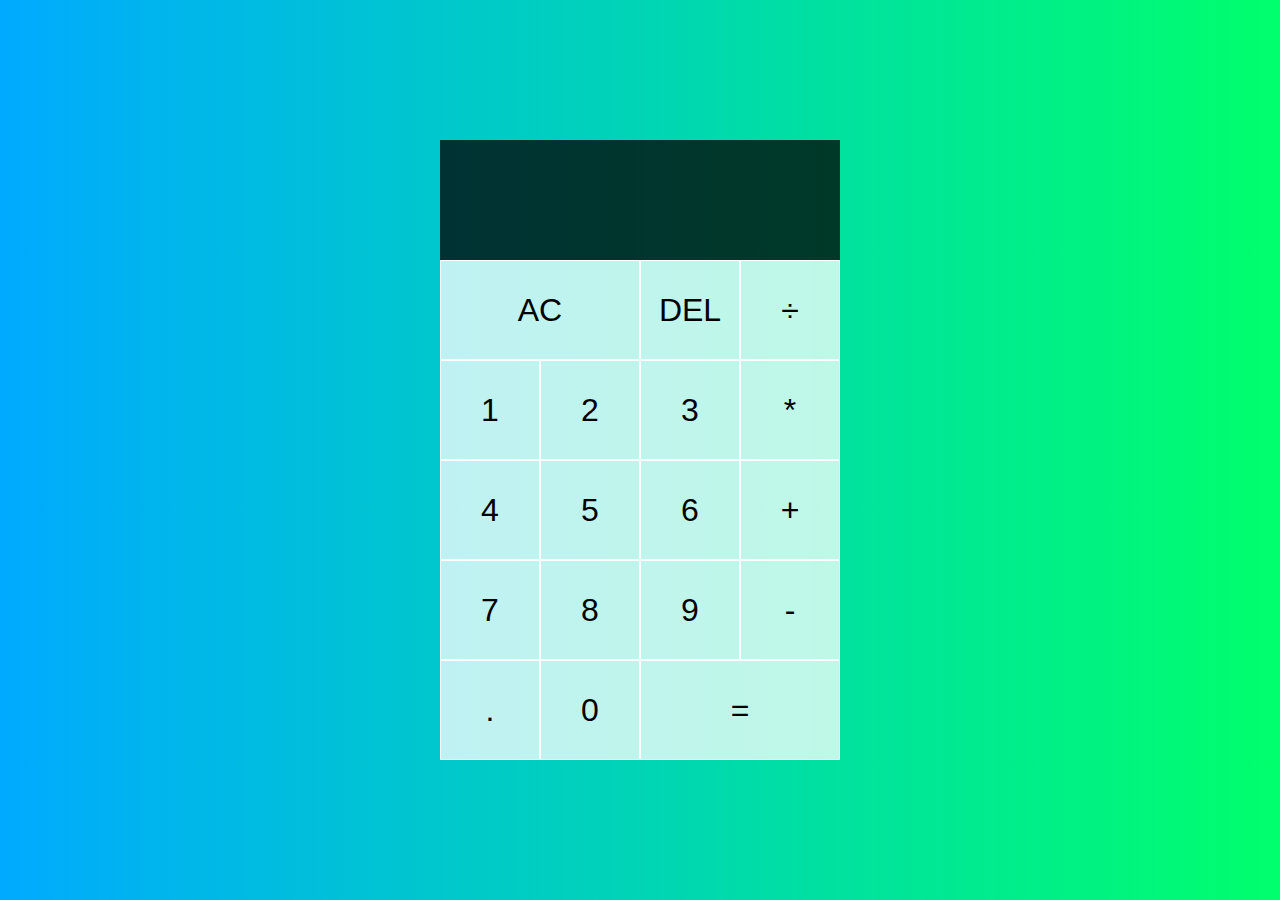
<file: learn-projects/calculator/index.html>
<!DOCTYPE html>
<html lang="en">
  <head>
    <meta charset="UTF-8" />
    <meta name="viewport" content="width=device-width, initial-scale=1.0" />
    <meta http-equiv="X-UA-Compatible" content="ie=edge" />
    <title>Calculator</title>
    <link
      rel="icon"
      href="https://cdn-icons-png.flaticon.com/512/2374/2374370.png"
    />
    <link href="style.css" rel="stylesheet" />
    <script src="script.js" defer></script>
  </head>
  <body>
    <div class="calculator-grid">
      <div class="output" data-output>
        <div class="previous-operand" data-previous-operand></div>
        <div class="current-operand" data-current-operand></div>
      </div>
      <button data-all-clear class="span-two">AC</button>
      <button data-delete>DEL</button>
      <button data-operation>÷</button>
      <button data-number>1</button>
      <button data-number>2</button>
      <button data-number>3</button>
      <button data-operation>*</button>
      <button data-number>4</button>
      <button data-number>5</button>
      <button data-number>6</button>
      <button data-operation>+</button>
      <button data-number>7</button>
      <button data-number>8</button>
      <button data-number>9</button>
      <button data-operation>-</button>
      <button data-number>.</button>
      <button data-number>0</button>
      <button data-equals class="span-two">=</button>
    </div>
  </body>
</html>
</file>
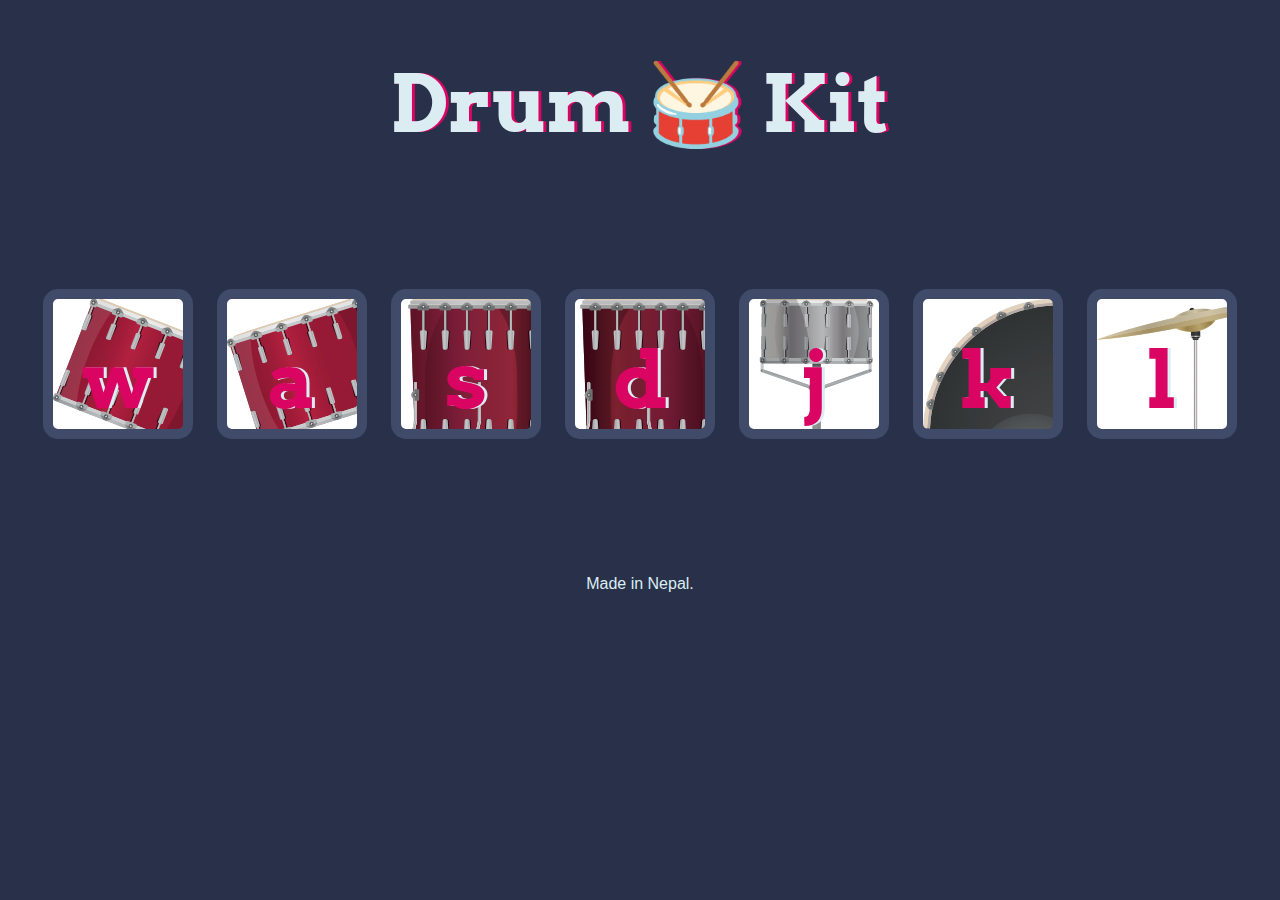
<file: learn-projects/drum-game/index.html>
<!DOCTYPE html>
<html lang="en" dir="ltr">
  <head>
    <meta charset="utf-8" />
    <title>Drum Kit</title>
    <link
      rel="icon"
      href="https://cdn-icons-png.flaticon.com/512/2972/2972066.png"
    />
    <link rel="stylesheet" href="styles.css" />
    <link
      href="https://fonts.googleapis.com/css?family=Arvo"
      rel="stylesheet"
    />
  </head>

  <body>
    <h1 id="title">Drum 🥁 Kit</h1>
    <div class="set">
      <button class="w drum">w</button>
      <button class="a drum">a</button>
      <button class="s drum">s</button>
      <button class="d drum">d</button>
      <button class="j drum">j</button>
      <button class="k drum">k</button>
      <button class="l drum">l</button>
    </div>

    <footer>Made in Nepal.</footer>
    <script src="index.js" charset="urf-8"></script>
  </body>
</html>
</file>
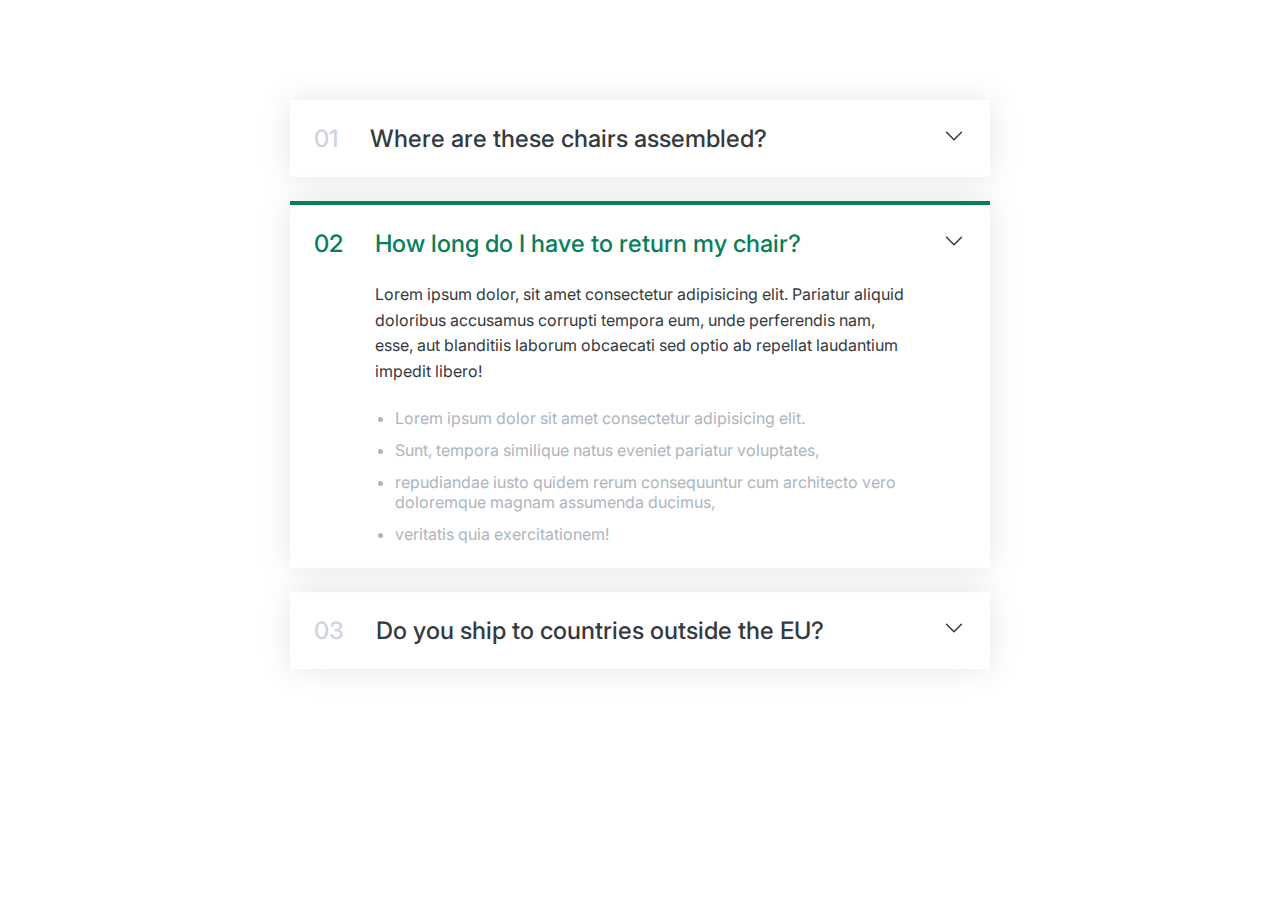
<file: learn-projects/accordion/accordion.html>
<!DOCTYPE html>
<html lang="en">
  <head>
    <meta charset="UTF-8" />
    <meta http-equiv="X-UA-Compatible" content="IE=edge" />
    <meta name="viewport" content="width=device-width, initial-scale=1.0" />
    <title>Accordion</title>
    <link
      href="https://fonts.googleapis.com/css2?family=Inter:wght@400;500;700&display=swap"
      rel="stylesheet"
    />

    <style>
      /*
          SPACING SYSTEM (px)
           2 / 4 / 8 / 12 / 16 / 24 / 32 / 48 / 64 / 80 / 96 / 128

          FONT SIZE SYSTEM (px)
          10 / 12 / 14 / 16 / 18 / 20 / 24 / 30 / 36 / 44 / 52 / 62 / 74 / 86 / 98
           */

      * {
        margin: 0;
        padding: 0;
        box-sizing: border-box;
      }

      body {
        font-family: "Inter", sans-serif;
        color: #343a40;
      }

      .accordion {
        width: 700px;
        margin: 100px auto;
        display: flex;
        flex-direction: column;
        gap: 24px;
      }

      .item {
        box-shadow: 0 0 32px rgba(0, 0, 0, 0.1);
        padding: 24px;
        display: grid;
        grid-template-columns: auto 1fr auto;
        column-gap: 32px;
        row-gap: 24px;
      }
      .number,
      .text {
        font-size: 24px;
        /* color: #087f5b; */
        font-weight: 500;
      }

      .number {
        color: #ced4da;
      }

      .icon {
        width: 24px;
        height: 24px;
      }

      .hidden-box p {
        line-height: 1.6;
        margin-bottom: 24px;
      }

      .hidden-box ul {
        color: #adb5bd;
        margin-left: 20px;
        display: flex;
        flex-direction: column;
        gap: 12px;
      }

      .hidden-box {
        grid-column: 2;
        display: none;
      }

      .open {
        border-top: 4px solid #087f5b;
      }

      .open .number,
      .open .text {
        color: #087f5b;
      }

      .open .hidden-box {
        display: block;
      }
    </style>
  </head>
  <body>
    <div class="accordion">
      <div class="item">
        <p class="number">01</p>
        <p class="text">Where are these chairs assembled?</p>
        <svg
          xmlns="http://www.w3.org/2000/svg"
          fill="none"
          viewBox="0 0 24 24"
          stroke-width="1.5"
          stroke="currentColor"
          class="icon"
        >
          <path
            stroke-linecap="round"
            stroke-linejoin="round"
            d="M19.5 8.25l-7.5 7.5-7.5-7.5"
          />
        </svg>
        <div class="hidden-box">
          <p>
            Lorem ipsum dolor, sit amet consectetur adipisicing elit. Pariatur
            aliquid doloribus accusamus corrupti tempora eum, unde perferendis
            nam, esse, aut blanditiis laborum obcaecati sed optio ab repellat
            laudantium impedit libero!
          </p>
          <ul>
            <li>Lorem ipsum dolor sit amet consectetur adipisicing elit.</li>
            <li>Sunt, tempora similique natus eveniet pariatur voluptates,</li>
            <li>
              repudiandae iusto quidem rerum consequuntur cum architecto vero
              doloremque magnam assumenda ducimus,
            </li>
            <li>veritatis quia exercitationem!</li>
          </ul>
        </div>
      </div>

      <div class="item open">
        <p class="number">02</p>
        <p class="text">How long do I have to return my chair?</p>
        <svg
          xmlns="http://www.w3.org/2000/svg"
          fill="none"
          viewBox="0 0 24 24"
          stroke-width="1.5"
          stroke="currentColor"
          class="icon"
        >
          <path
            stroke-linecap="round"
            stroke-linejoin="round"
            d="M19.5 8.25l-7.5 7.5-7.5-7.5"
          />
        </svg>
        <div class="hidden-box">
          <p>
            Lorem ipsum dolor, sit amet consectetur adipisicing elit. Pariatur
            aliquid doloribus accusamus corrupti tempora eum, unde perferendis
            nam, esse, aut blanditiis laborum obcaecati sed optio ab repellat
            laudantium impedit libero!
          </p>
          <ul>
            <li>Lorem ipsum dolor sit amet consectetur adipisicing elit.</li>
            <li>Sunt, tempora similique natus eveniet pariatur voluptates,</li>
            <li>
              repudiandae iusto quidem rerum consequuntur cum architecto vero
              doloremque magnam assumenda ducimus,
            </li>
            <li>veritatis quia exercitationem!</li>
          </ul>
        </div>
      </div>

      <div class="item">
        <p class="number">03</p>
        <p class="text">Do you ship to countries outside the EU?</p>
        <svg
          xmlns="http://www.w3.org/2000/svg"
          fill="none"
          viewBox="0 0 24 24"
          stroke-width="1.5"
          stroke="currentColor"
          class="icon"
        >
          <path
            stroke-linecap="round"
            stroke-linejoin="round"
            d="M19.5 8.25l-7.5 7.5-7.5-7.5"
          />
        </svg>
        <div class="hidden-box">
          <p>
            Lorem ipsum dolor, sit amet consectetur adipisicing elit. Pariatur
            aliquid doloribus accusamus corrupti tempora eum, unde perferendis
            nam, esse, aut blanditiis laborum obcaecati sed optio ab repellat
            laudantium impedit libero!
          </p>
          <ul>
            <li>Lorem ipsum dolor sit amet consectetur adipisicing elit.</li>
            <li>Sunt, tempora similique natus eveniet pariatur voluptates,</li>
            <li>
              repudiandae iusto quidem rerum consequuntur cum architecto vero
              doloremque magnam assumenda ducimus,
            </li>
            <li>veritatis quia exercitationem!</li>
          </ul>
        </div>
      </div>
    </div>
  </body>
</html>
</file>
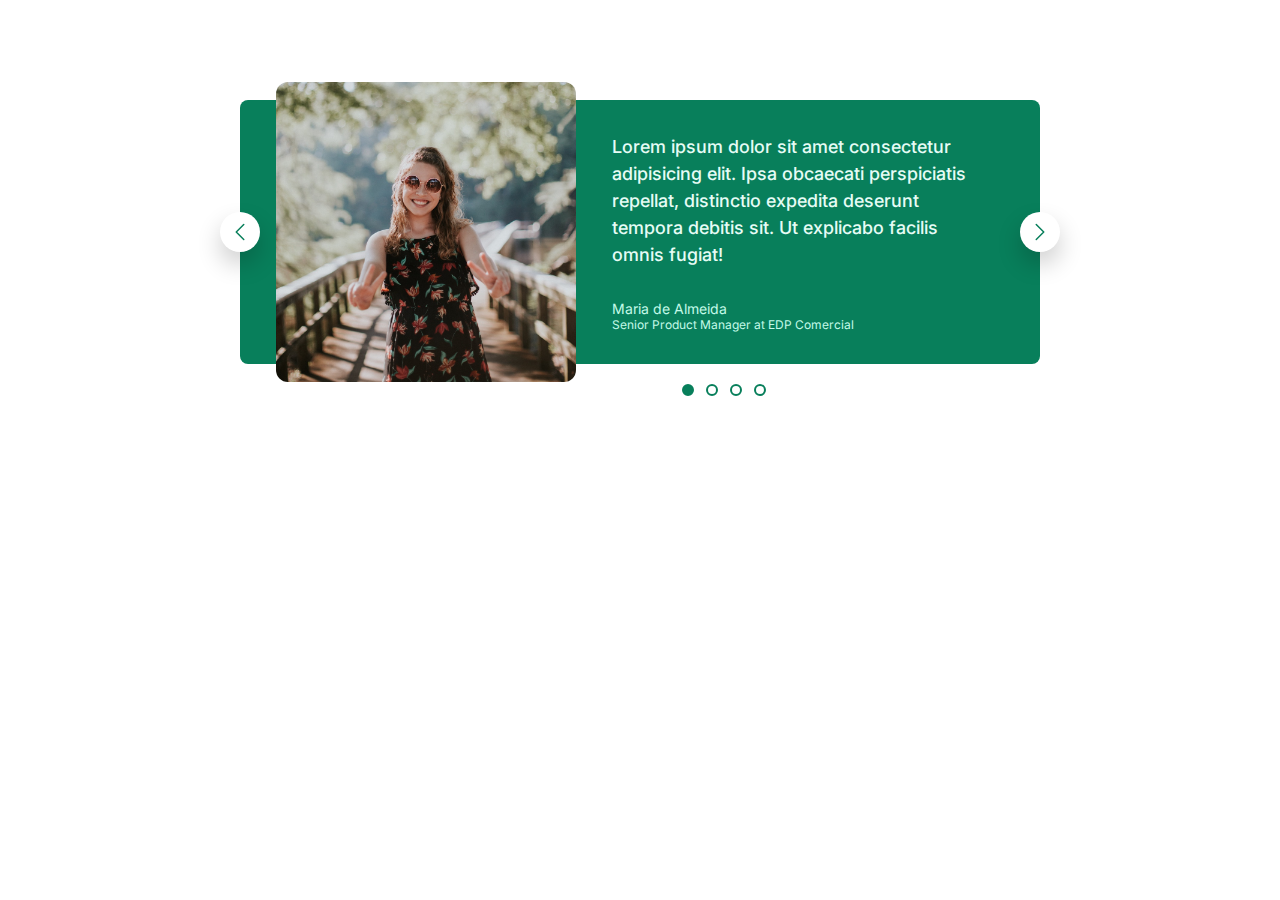
<file: learn-projects/accordion/carousel.html>
<!DOCTYPE html>
<html lang="en">
  <head>
    <meta charset="UTF-8" />
    <meta http-equiv="X-UA-Compatible" content="IE=edge" />
    <meta name="viewport" content="width=device-width, initial-scale=1.0" />
    <title>Carousel</title>
    <link
      href="https://fonts.googleapis.com/css2?family=Inter:wght@400;500;700&display=swap"
      rel="stylesheet"
    />

    <style>
      /*
          SPACING SYSTEM (px)
           2 / 4 / 8 / 12 / 16 / 24 / 32 / 48 / 64 / 80 / 96 / 128

          FONT SIZE SYSTEM (px)
          10 / 12 / 14 / 16 / 18 / 20 / 24 / 30 / 36 / 44 / 52 / 62 / 74 / 86 / 98
           */

      * {
        margin: 0;
        padding: 0;
        box-sizing: border-box;
      }

      body {
        font-family: "Inter", sans-serif;
        color: #343a40;
      }

      .carousel {
        width: 800px;
        margin: 100px auto;
        background-color: #087f5b;
        border-radius: 8px;
        padding: 32px 48px 32px 86px;

        color: #fff;
        display: flex;
        align-items: center;
        gap: 86px;
        position: relative;
      }

      img {
        height: 200px;
        transform: scale(1.5);
        border-radius: 8px;
        box-shadow: 0 12px 24px rbga(0, 0, 0, 0.24);
      }

      .testomonial {
      }
      .testomonial-text {
        font-size: 18px;
        font-weight: 500;
        line-height: 1.5;
        margin-bottom: 32px;
        color: #e6fcf5;
      }
      .testomonial-author {
        font-size: 14px;
        color: #c3fae8;
      }
      .testomonial-job {
        font-size: 12px;
        color: #c3fae8;
      }

      /* CONTROLS */
      .btn {
        background-color: #fff;
        border: none;
        width: 40px;
        height: 40px;
        display: flex;
        align-items: center;
        justify-content: center;
        position: absolute;
        border-radius: 50%;
        box-shadow: 0 12px 24px rgba(0, 0, 0, 0.2);
        cursor: pointer;
      }

      .btn--left {
        left: 0;
        top: 50%;
        transform: translate(-50%, -50%);
      }

      .btn--right {
        right: 0;
        top: 50%;
        transform: translate(50%, -50%);
      }

      .dots {
        position: absolute;
        left: 50%;
        bottom: 0;
        transform: translate(50%, 32px);
        display: flex;
        gap: 12px;
      }

      .dot {
        background-color: #fff;
        width: 12px;
        height: 12px;
        border: 2px solid #087f5b;
        border-radius: 50px;
        cursor: pointer;
      }

      .dot--fill {
        background-color: #087f5b;
      }

      .icons {
        width: 24px;
        height: 24px;
        stroke: #087f5b;
      }
    </style>
  </head>
  <body>
    <div class="carousel">
      <img src="image/maria.jpg" alt="maria" />
      <blockquote class="testomonial">
        <p class="testomonial-text">
          Lorem ipsum dolor sit amet consectetur adipisicing elit. Ipsa
          obcaecati perspiciatis repellat, distinctio expedita deserunt tempora
          debitis sit. Ut explicabo facilis omnis fugiat!
        </p>
        <p class="testomonial-author">Maria de Almeida</p>
        <p class="testomonial-job">Senior Product Manager at EDP Comercial</p>
      </blockquote>
      <button class="btn btn--left">
        <svg
          xmlns="http://www.w3.org/2000/svg"
          fill="none"
          viewBox="0 0 24 24"
          stroke-width="1.5"
          stroke="currentColor"
          class="icons"
        >
          <path
            stroke-linecap="round"
            stroke-linejoin="round"
            d="M15.75 19.5L8.25 12l7.5-7.5"
          />
        </svg>
      </button>
      <button class="btn btn--right">
        <svg
          xmlns="http://www.w3.org/2000/svg"
          fill="none"
          viewBox="0 0 24 24"
          stroke-width="1.5"
          stroke="currentColor"
          class="icons"
        >
          <path
            stroke-linecap="round"
            stroke-linejoin="round"
            d="M8.25 4.5l7.5 7.5-7.5 7.5"
          />
        </svg>
      </button>
      <div class="dots">
        <button class="dot dot--fill">&nbsp;</button>
        <button class="dot">&nbsp;</button>
        <button class="dot">&nbsp;</button>
        <button class="dot">&nbsp;</button>
      </div>
    </div>
  </body>
</html>
</file>
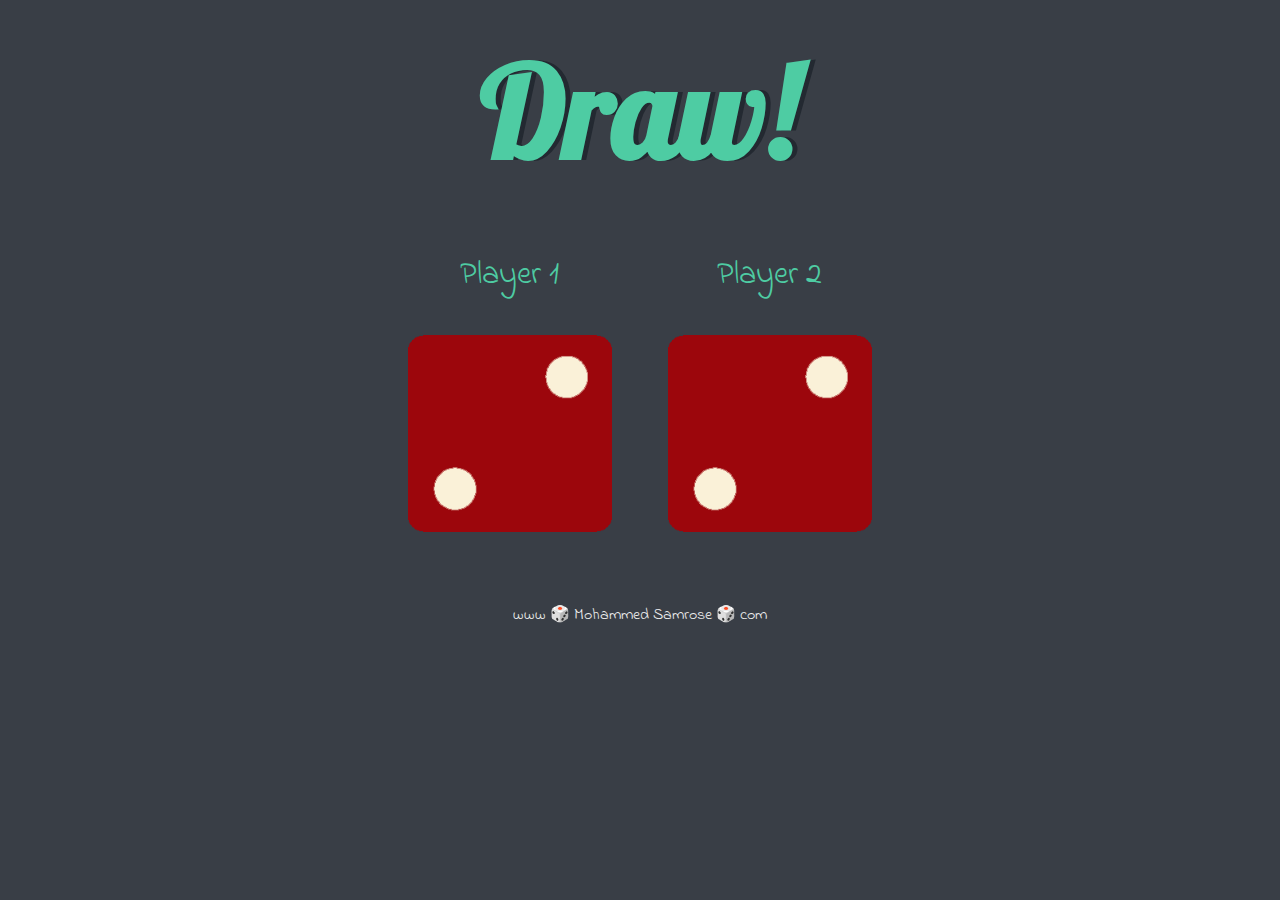
<file: learn-projects/dice-game/dicee.html>
<!DOCTYPE html>
<html lang="en" dir="ltr">
  <head>
    <meta charset="utf-8" />
    <title>Dicee</title>
    <link rel="stylesheet" href="styles.css" />
    <link
      href="https://fonts.googleapis.com/css?family=Indie+Flower|Lobster"
      rel="stylesheet"
    />
  </head>
  <body>
    <div class="container">
      <h1>Refresh Me</h1>

      <div class="dice">
        <p>Player 1</p>
        <img class="img1" src="images/dice6.png" />
      </div>

      <div class="dice">
        <p>Player 2</p>
        <img class="img2" src="images/dice6.png" />
      </div>
    </div>

    <script src="index.js" charset="utf-8"></script>
  </body>

  <footer>www 🎲 Mohammed Samrose 🎲 com</footer>
</html>
</file>
<file: learn-projects/calculator/style.css>
*,
*::before,
*::after {
  box-sizing: border-box;
  font-family: "Gotham Rounded", sans-serif;
  font-weight: normal;
}

html,
body {
  background: linear-gradient(to right, #00aaff, #00ff6c);
  padding: 0;
  margin: 0;
}

.calculator-grid {
  display: grid;
  justify-content: center;
  align-content: center;
  grid-template-columns: repeat(4, 100px);
  grid-template-rows: minmax(120px, auto) repeat(5, 100px);
  min-height: 100vh;
}

.output {
  grid-column: 1 / -1;
  background-color: rgba(0, 0, 0, 0.75);
  padding: 10px;
  display: flex;
  align-items: flex-end;
  justify-content: space-around;
  flex-direction: column;
}

.output .previous-operand {
  color: rgba(255, 255, 255, 0.75);
  font-size: 1.5rem;
}

.output .current-operand {
  color: white;
  font-size: 2.5rem;
}

.calculator-grid > button {
  cursor: pointer;
  font-size: 2rem;
  border: 1px solid white;
  outline: none;
  background-color: rgba(255, 255, 255, 0.75);
}

.calculator-grid > button:hover {
  background-color: rgba(255, 255, 255, 0.9);
}

.span-two {
  grid-column: span 2;
}
</file>
<file: learn-projects/drum-game/styles.css>
body {
  text-align: center;
  background-color: #283149;
}

h1 {
  font-size: 5rem;
  color: #dbedf3;
  font-family: "Arvo", cursive;
  text-shadow: 3px 0 #da0463;
}

footer {
  color: #dbedf3;
  font-family: sans-serif;
}

.w {
  background-image: url(images/tom1.png);
}

.a {
  background-image: url(images/tom2.png);
}

.s {
  background-image: url(images/tom3.png);
}

.d {
  background-image: url(images/tom4.png);
}

.j {
  background-image: url(images/snare.png);
}

.k {
  background-image: url(images/kick.png);
}

.l {
  background-image: url(images/crash.png);
}

.set {
  margin: 10% auto;
}

.game-over {
  background-color: red;
  opacity: 0.8;
}

.pressed {
  box-shadow: 0 3px 4px 0 #dbedf3;
  opacity: 0.5;
}

.red {
  color: red;
}

.drum {
  outline: none;
  border: 10px solid #404b69;
  font-size: 5rem;
  font-family: "Arvo", cursive;
  line-height: 2;
  font-weight: 900;
  color: #da0463;
  text-shadow: 3px 0 #dbedf3;
  border-radius: 15px;
  display: inline-block;
  width: 150px;
  height: 150px;
  text-align: center;
  margin: 10px;
  background-color: white;
}
</file>
<file: learn-projects/dice-game/styles.css>
.container {
  width: 70%;
  margin: auto;
  text-align: center;
}

.dice {
  text-align: center;
  display: inline-block;

}

body {
  background-color: #393E46;
}

h1 {
  margin: 30px;
  font-family: 'Lobster', cursive;
  text-shadow: 5px 0 #232931;
  font-size: 8rem;
  color: #4ECCA3;
}

p {
  font-size: 2rem;
  color: #4ECCA3;
  font-family: 'Indie Flower', cursive;
}

img {
  width: 80%;
}

footer {
  margin-top: 5%;
  color: #EEEEEE;
  text-align: center;
  font-family: 'Indie Flower', cursive;

}
</file>
